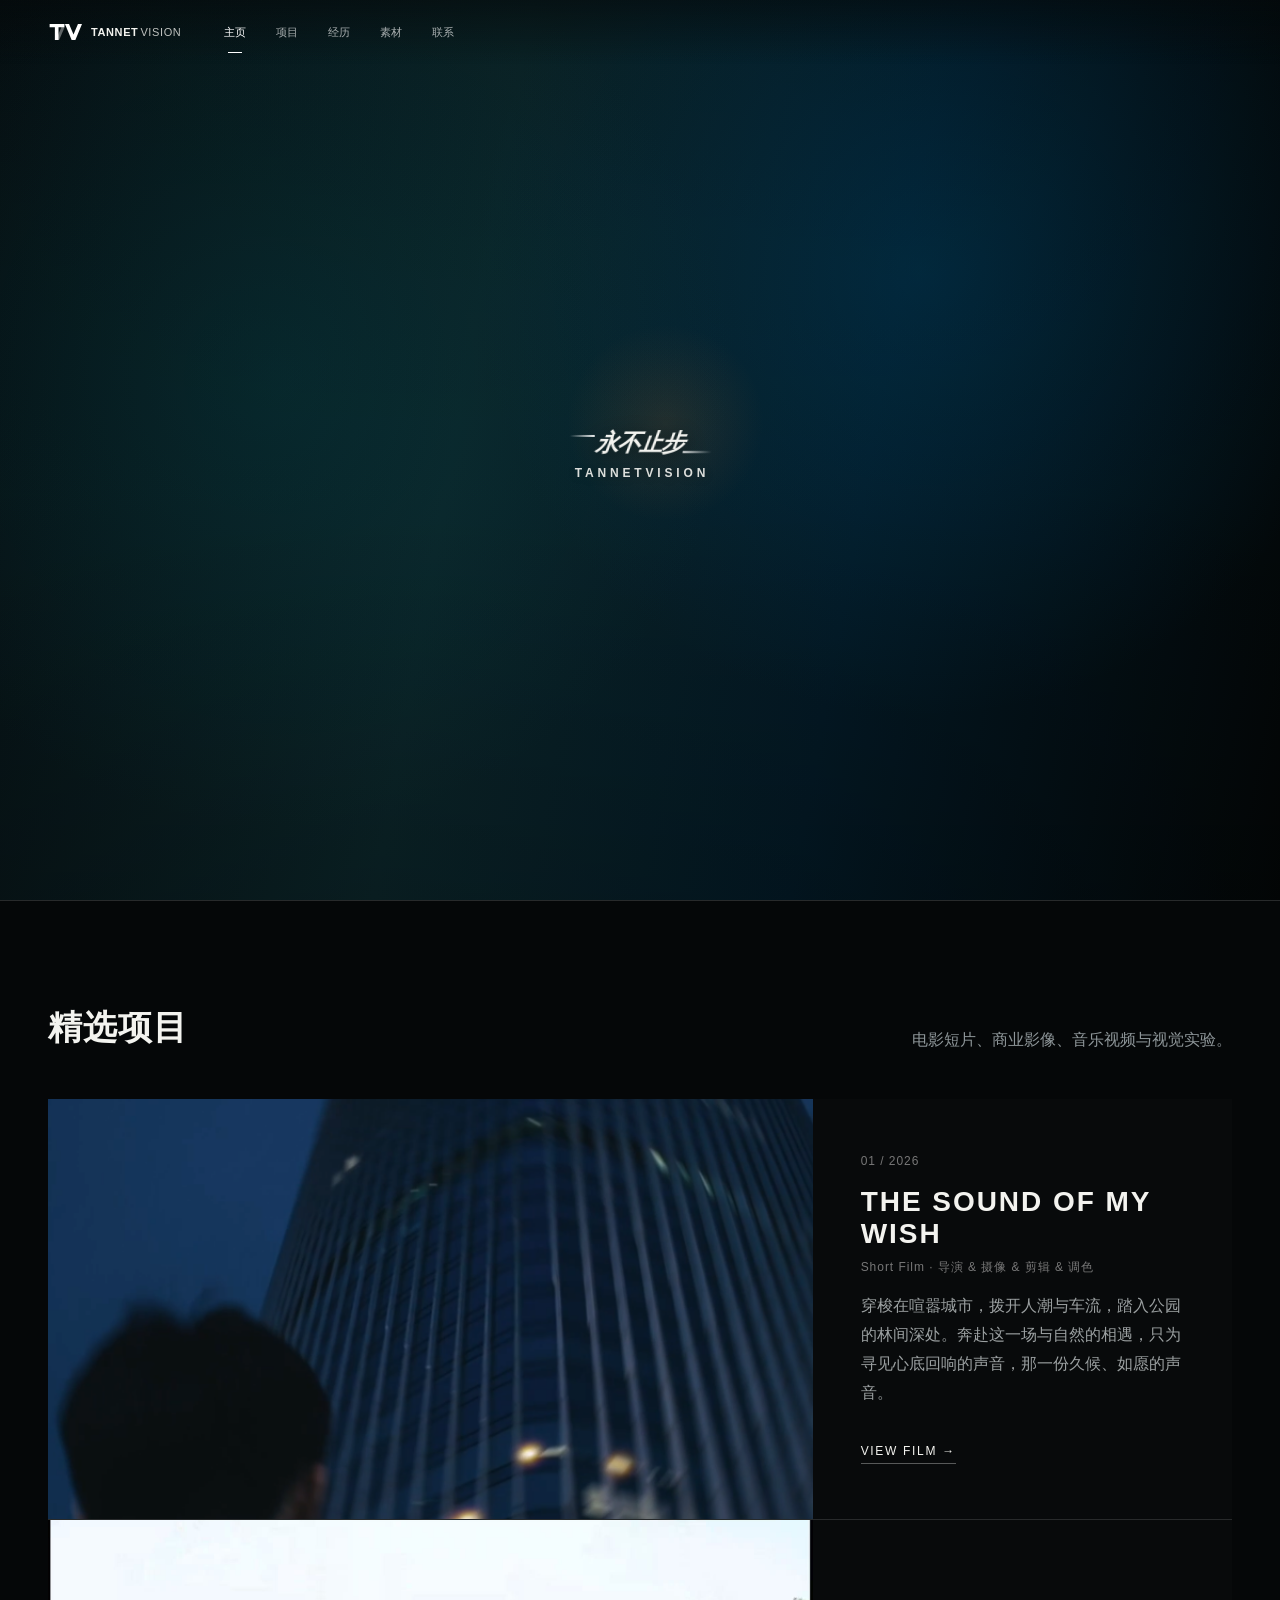
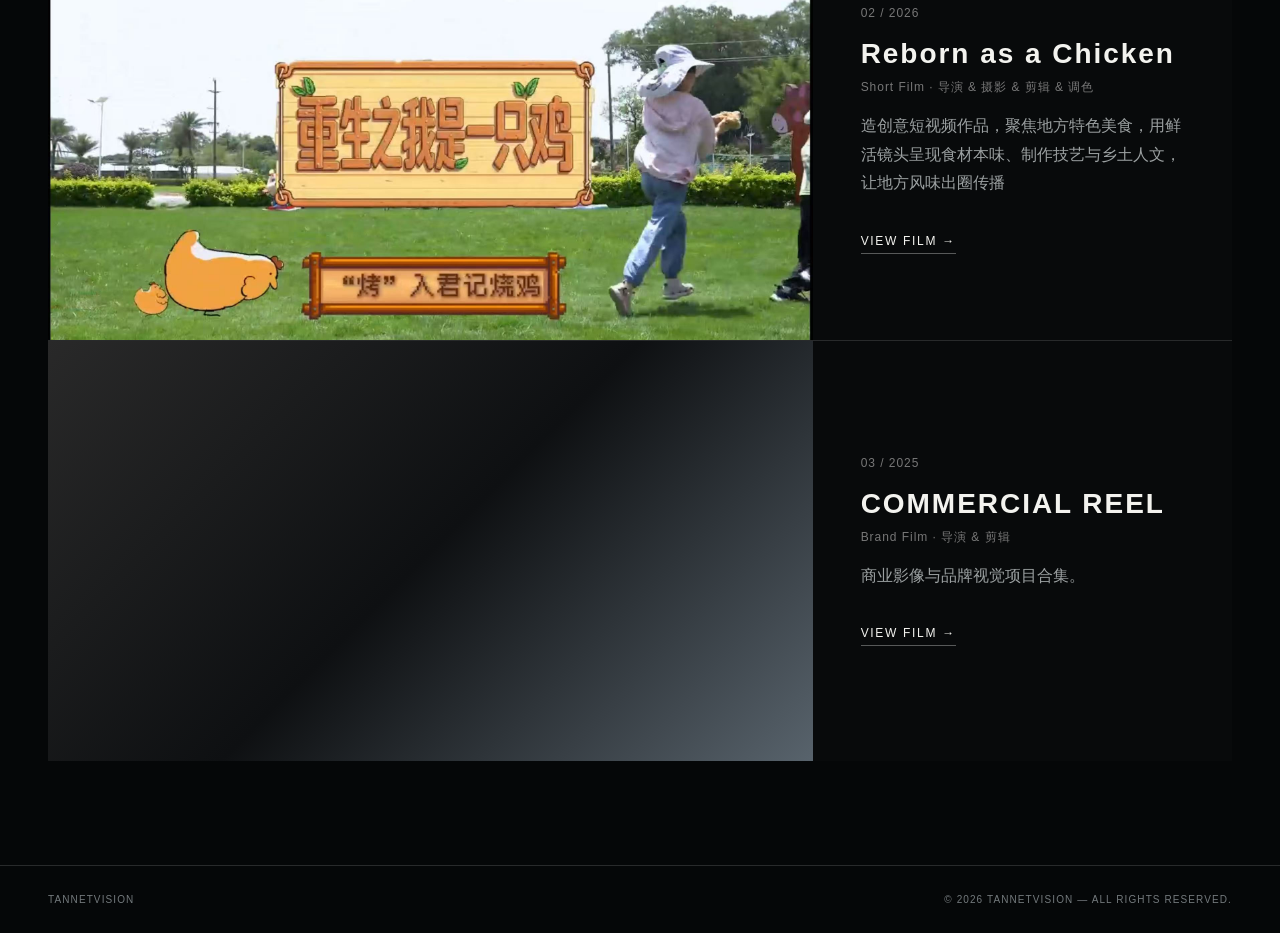
<file: index.html>
<!doctype html>
<html lang="zh-CN">
<head>
  <meta charset="utf-8">
  <meta name="viewport" content="width=device-width,initial-scale=1">
  <title>TANNETVISION — Video Creator Portfolio</title>
  <link rel="stylesheet" href="css/styles.css">
</head>
<body class="home-page">
  <header class="nav home-nav">
    <div class="nav-inner">
      <a class="brand" href="index.html" aria-label="TANNETVISION 首页"><span class="brand-mark" aria-hidden="true"><svg viewBox="0 0 42 28" role="img"><path class="mark-t" d="M2 4H20V8H13V24H8.5V8H2Z"/><path class="mark-v" d="M21 4H26L31.5 17.2L37 4H42L33.8 24H29.2Z"/><path class="mark-cut" d="M18.2 4H22.2L13.8 24H9.8Z"/></svg></span><span class="brand-word"><strong>TANNET</strong><em>VISION</em></span></a>
      <nav class="nav-links">
        <a class="active" href="index.html">主页</a><a href="projects.html">项目</a><a href="experience.html">经历</a><a href="assets.html">素材</a><a href="contact.html">联系</a>
      </nav>
    </div>
  </header>

  <section class="hero hero-reference">
    <div class="hero-media hero-video-shell" aria-hidden="true">
      <video id="heroVideo" class="hero-video" autoplay muted loop playsinline preload="metadata"></video>
      <div class="hero-fallback"></div>
    </div>
    <div class="hero-shade"></div>
    <div class="hero-center">
      <p class="hero-motto"><span id="heroMotto">永不止步</span></p>
      <h1 id="heroName">TANNETVISION</h1>
    </div>
  </section>

  <section class="section home-films">
    <div class="container">
      <div class="section-title compact-title"><h2>精选项目</h2><p>电影短片、商业影像、音乐视频与视觉实验。</p></div>
      <div class="film-list" id="featuredProjects"></div>
    </div>
  </section>

  <footer class="footer"><div class="container"><span>TANNETVISION</span><span data-copyright></span></div></footer>
  <script src="js/app.js"></script>
</body>
</html>
</file>
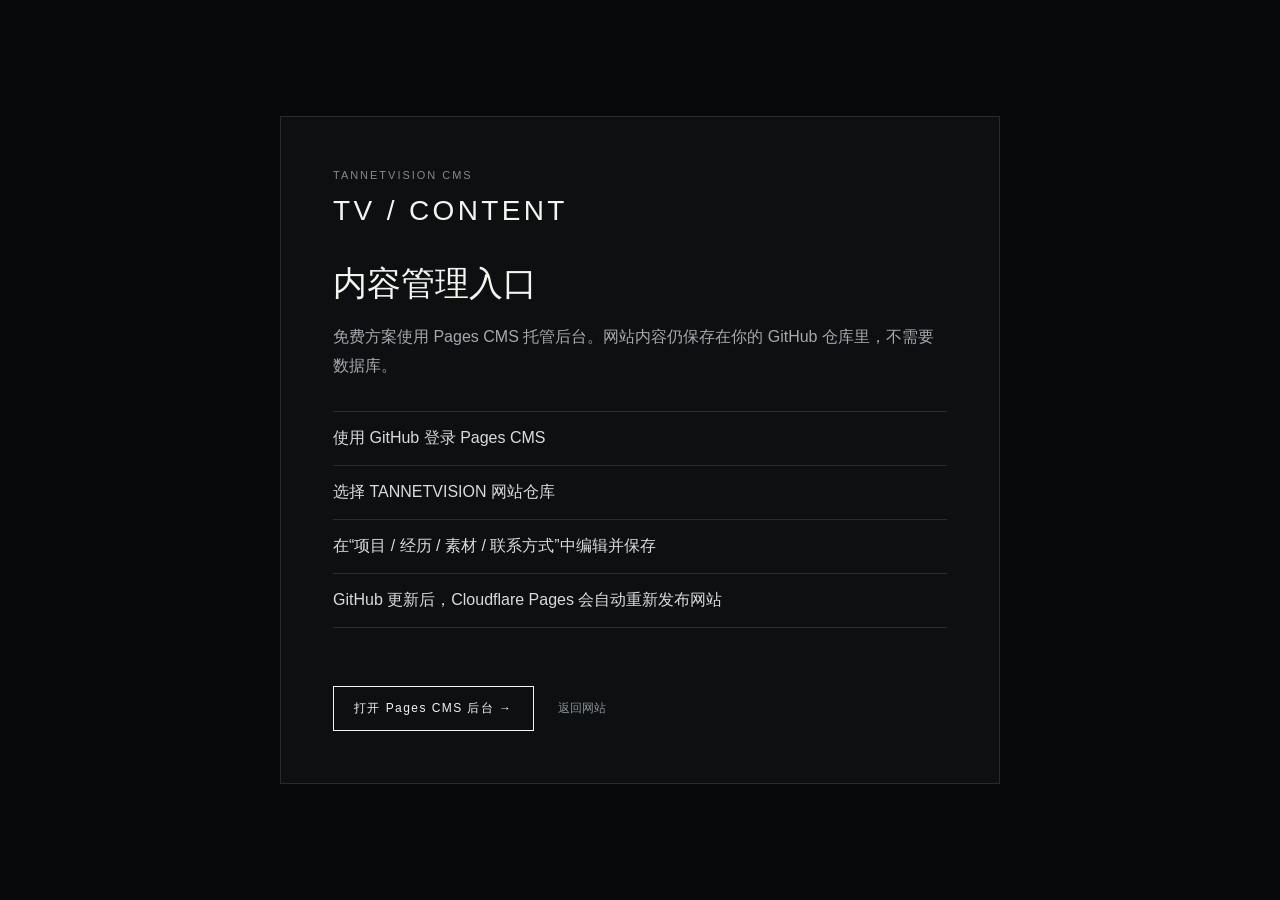
<file: admin/index.html>
<!doctype html>
<html lang="zh-CN">
<head>
  <meta charset="utf-8">
  <meta name="viewport" content="width=device-width,initial-scale=1">
  <title>TANNETVISION — 内容后台</title>
  <style>
    *{box-sizing:border-box}body{margin:0;background:#08090a;color:#f4f4f1;font-family:Arial,"PingFang SC","Microsoft YaHei",sans-serif;min-height:100vh;display:grid;place-items:center;padding:24px}.panel{width:min(720px,100%);border:1px solid #282b2f;background:#0d0f11;padding:52px}.eyebrow{font-size:11px;letter-spacing:.18em;color:#858a90;text-transform:uppercase}.brand{font-size:28px;letter-spacing:.12em;margin:14px 0 34px}.panel h1{font-size:34px;font-weight:500;margin:0 0 14px}.panel p{color:#a5a8ac;line-height:1.8}.steps{margin:30px 0;padding:0;list-style:none;border-top:1px solid #282b2f}.steps li{padding:16px 0;border-bottom:1px solid #282b2f;color:#d9dbdd}.button{display:inline-flex;margin-top:28px;padding:13px 20px;border:1px solid #f4f4f1;color:#f4f4f1;text-decoration:none;font-size:12px;letter-spacing:.12em}.back{display:inline-block;margin-left:20px;color:#8b9095;text-decoration:none;font-size:12px}@media(max-width:600px){.panel{padding:30px 24px}.panel h1{font-size:28px}.back{display:block;margin:18px 0 0}}
  </style>
</head>
<body>
  <main class="panel">
    <div class="eyebrow">TANNETVISION CMS</div>
    <div class="brand">TV / CONTENT</div>
    <h1>内容管理入口</h1>
    <p>免费方案使用 Pages CMS 托管后台。网站内容仍保存在你的 GitHub 仓库里，不需要数据库。</p>
    <ol class="steps">
      <li>使用 GitHub 登录 Pages CMS</li>
      <li>选择 TANNETVISION 网站仓库</li>
      <li>在“项目 / 经历 / 素材 / 联系方式”中编辑并保存</li>
      <li>GitHub 更新后，Cloudflare Pages 会自动重新发布网站</li>
    </ol>
    <a class="button" href="https://app.pagescms.org/" target="_blank" rel="noopener">打开 Pages CMS 后台 →</a>
    <a class="back" href="../index.html">返回网站</a>
  </main>
</body>
</html>
</file>
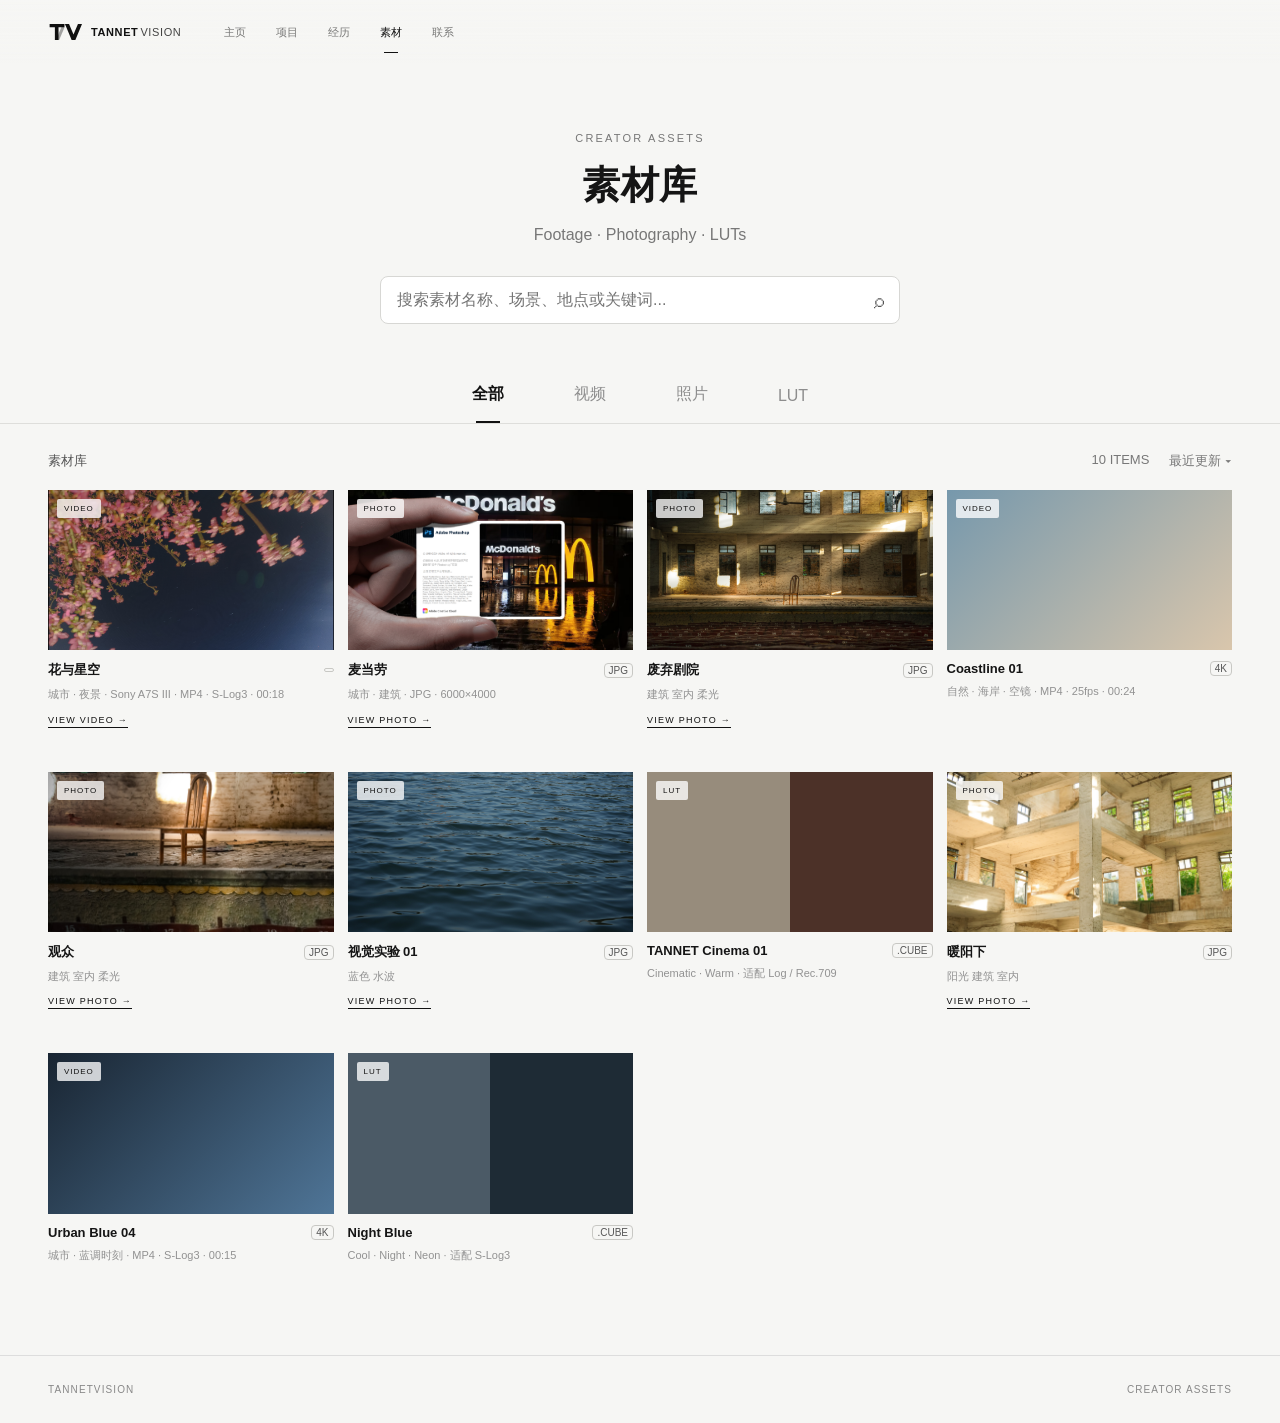
<file: assets.html>
<!doctype html>
<html lang="zh-CN"><head><meta charset="utf-8"><meta name="viewport" content="width=device-width,initial-scale=1"><title>素材 — TANNETVISION</title><link rel="stylesheet" href="css/styles.css"></head>
<body class="assets-page">
<header class="nav"><div class="nav-inner"><a class="brand" href="index.html" aria-label="TANNETVISION 首页"><span class="brand-mark" aria-hidden="true"><svg viewBox="0 0 42 28"><path class="mark-t" d="M2 4H20V8H13V24H8.5V8H2Z"/><path class="mark-v" d="M21 4H26L31.5 17.2L37 4H42L33.8 24H29.2Z"/><path class="mark-cut" d="M18.2 4H22.2L13.8 24H9.8Z"/></svg></span><span class="brand-word"><strong>TANNET</strong><em>VISION</em></span></a><nav class="nav-links"><a href="index.html">主页</a><a href="projects.html">项目</a><a href="experience.html">经历</a><a class="active" href="assets.html">素材</a><a href="contact.html">联系</a></nav></div></header>
<section class="page-hero"><div class="container" style="text-align:center"><div class="eyebrow" style="color:#777">Creator Assets</div><h1>素材库</h1><p style="margin:10px auto 0;color:#777">Footage · Photography · LUTs</p><div class="asset-search"><input id="assetSearch" placeholder="搜索素材名称、场景、地点或关键词..."><span>⌕</span></div></div></section>
<div class="asset-tabs" id="assetTabs"><button class="active" data-filter="all">全部</button><button data-filter="video">视频</button><button data-filter="photo">照片</button><button data-filter="lut">LUT</button></div>
<section><div class="container"><div class="asset-toolbar"><span>素材库</span><div class="asset-toolbar-right"><span id="assetResultCount"></span><span>最近更新 ▾</span></div></div><div class="asset-grid" id="assetsGrid"></div></div></section>
<footer class="footer"><div class="container"><span>TANNETVISION</span><span>CREATOR ASSETS</span></div></footer>
<script src="js/app.js"></script>
</body></html>
</file>
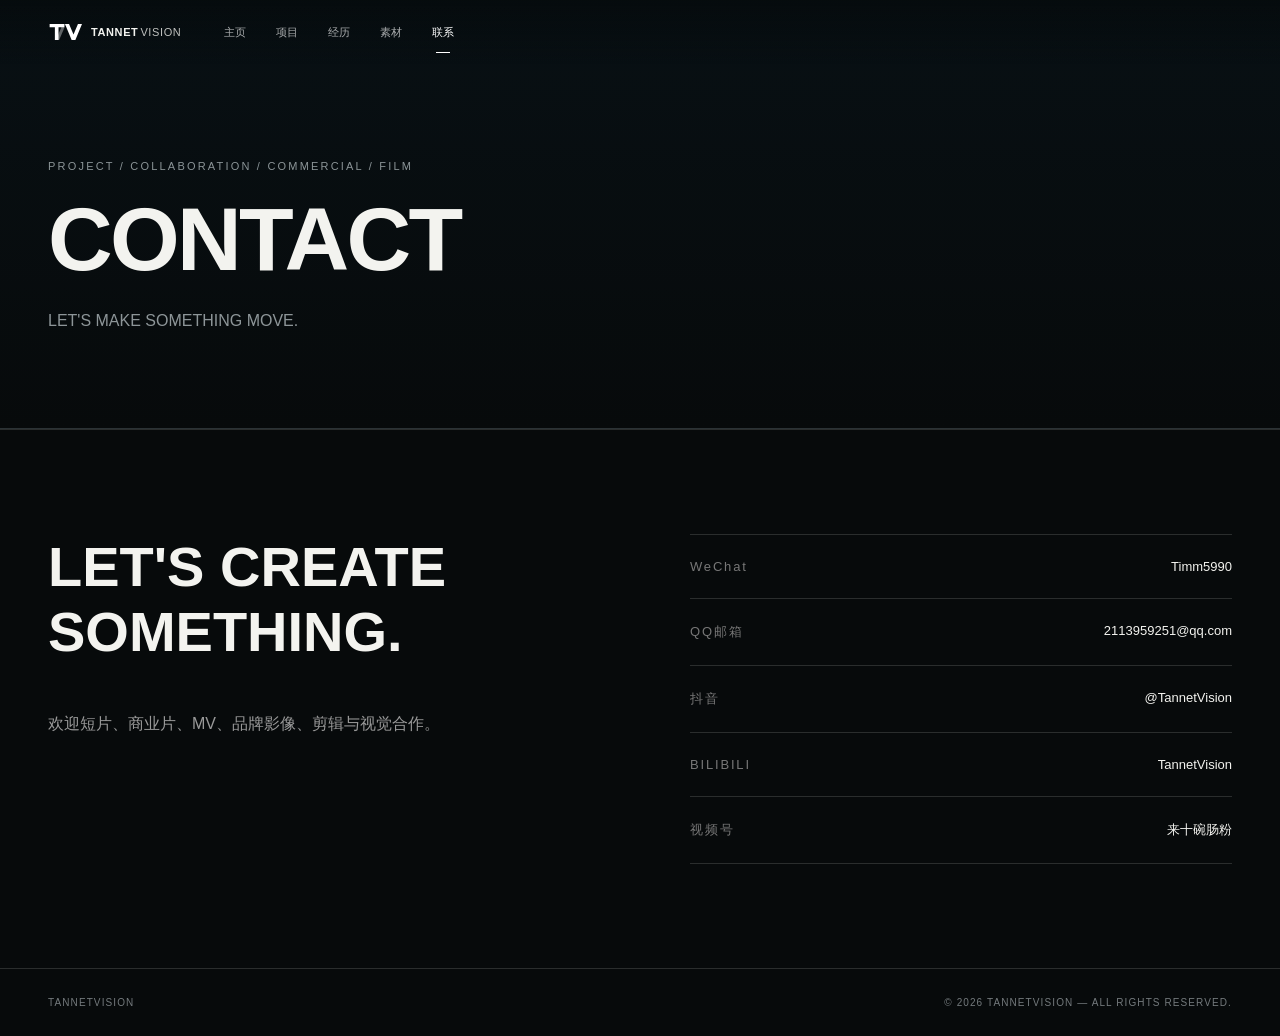
<file: contact.html>
<!doctype html>
<html lang="zh-CN"><head><meta charset="utf-8"><meta name="viewport" content="width=device-width,initial-scale=1"><title>联系 — TANNETVISION</title><link rel="stylesheet" href="css/styles.css"></head>
<body>
<header class="nav"><div class="nav-inner"><a class="brand" href="index.html" aria-label="TANNETVISION 首页"><span class="brand-mark" aria-hidden="true"><svg viewBox="0 0 42 28"><path class="mark-t" d="M2 4H20V8H13V24H8.5V8H2Z"/><path class="mark-v" d="M21 4H26L31.5 17.2L37 4H42L33.8 24H29.2Z"/><path class="mark-cut" d="M18.2 4H22.2L13.8 24H9.8Z"/></svg></span><span class="brand-word"><strong>TANNET</strong><em>VISION</em></span></a><nav class="nav-links"><a href="index.html">主页</a><a href="projects.html">项目</a><a href="experience.html">经历</a><a href="assets.html">素材</a><a class="active" href="contact.html">联系</a></nav></div></header>
<section class="page-hero"><div class="container"><div class="eyebrow">Project / Collaboration / Commercial / Film</div><h1>CONTACT</h1><p>LET'S MAKE SOMETHING MOVE.</p></div></section>
<section class="section"><div class="container contact-grid"><div><h2 style="font-size:56px;margin-top:0">LET'S CREATE<br>SOMETHING.</h2><p style="color:#999;line-height:1.8">欢迎短片、商业片、MV、品牌影像、剪辑与视觉合作。</p></div><div class="contact-list" id="contactList"></div></div></section>
<footer class="footer"><div class="container"><span>TANNETVISION</span><span data-copyright></span></div></footer>
<script src="js/app.js"></script>
</body></html>
</file>
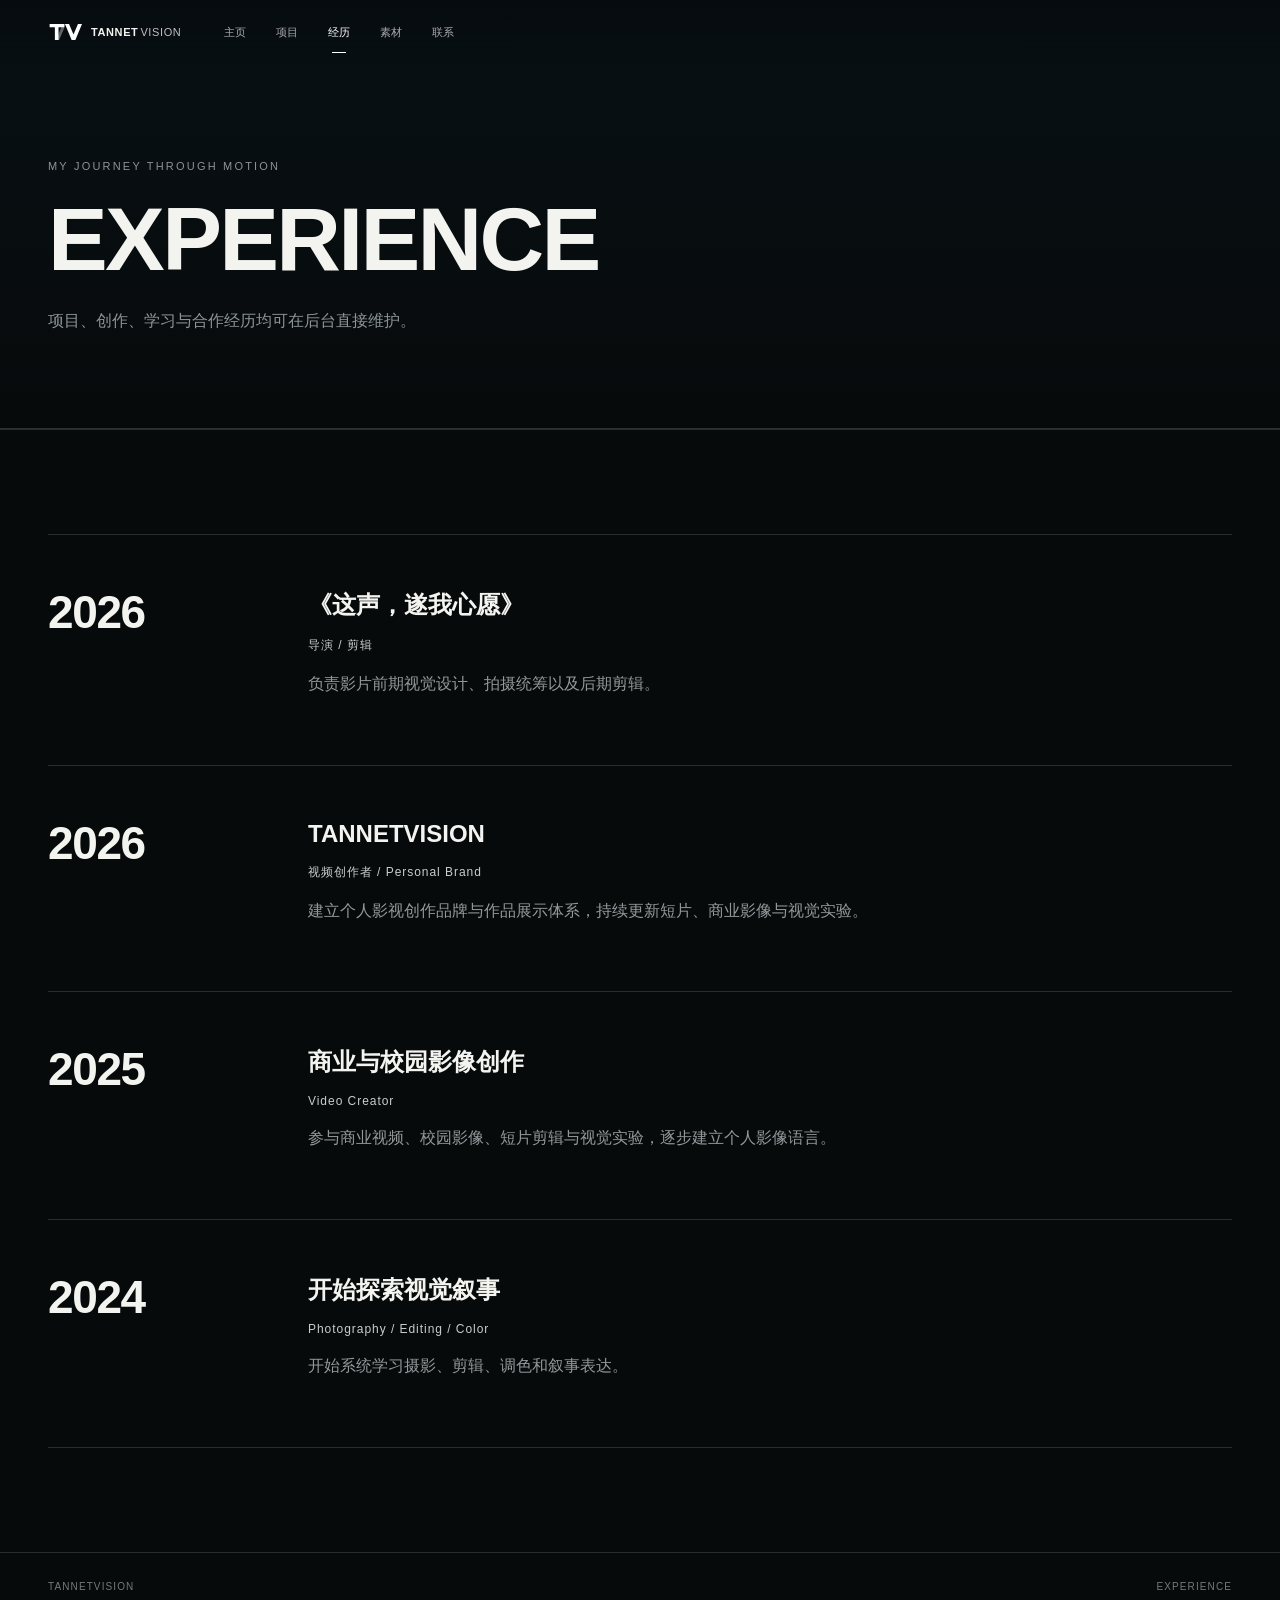
<file: experience.html>
<!doctype html>
<html lang="zh-CN"><head><meta charset="utf-8"><meta name="viewport" content="width=device-width,initial-scale=1"><title>经历 — TANNETVISION</title><link rel="stylesheet" href="css/styles.css"></head>
<body>
<header class="nav"><div class="nav-inner"><a class="brand" href="index.html" aria-label="TANNETVISION 首页"><span class="brand-mark" aria-hidden="true"><svg viewBox="0 0 42 28"><path class="mark-t" d="M2 4H20V8H13V24H8.5V8H2Z"/><path class="mark-v" d="M21 4H26L31.5 17.2L37 4H42L33.8 24H29.2Z"/><path class="mark-cut" d="M18.2 4H22.2L13.8 24H9.8Z"/></svg></span><span class="brand-word"><strong>TANNET</strong><em>VISION</em></span></a><nav class="nav-links"><a href="index.html">主页</a><a href="projects.html">项目</a><a class="active" href="experience.html">经历</a><a href="assets.html">素材</a><a href="contact.html">联系</a></nav></div></header>
<section class="page-hero"><div class="container"><div class="eyebrow">My Journey Through Motion</div><h1>EXPERIENCE</h1><p>项目、创作、学习与合作经历均可在后台直接维护。</p></div></section>
<section class="section"><div class="container timeline" id="experienceList"></div></section>
<footer class="footer"><div class="container"><span>TANNETVISION</span><span>EXPERIENCE</span></div></footer>
<script src="js/app.js"></script>
</body></html>
</file>
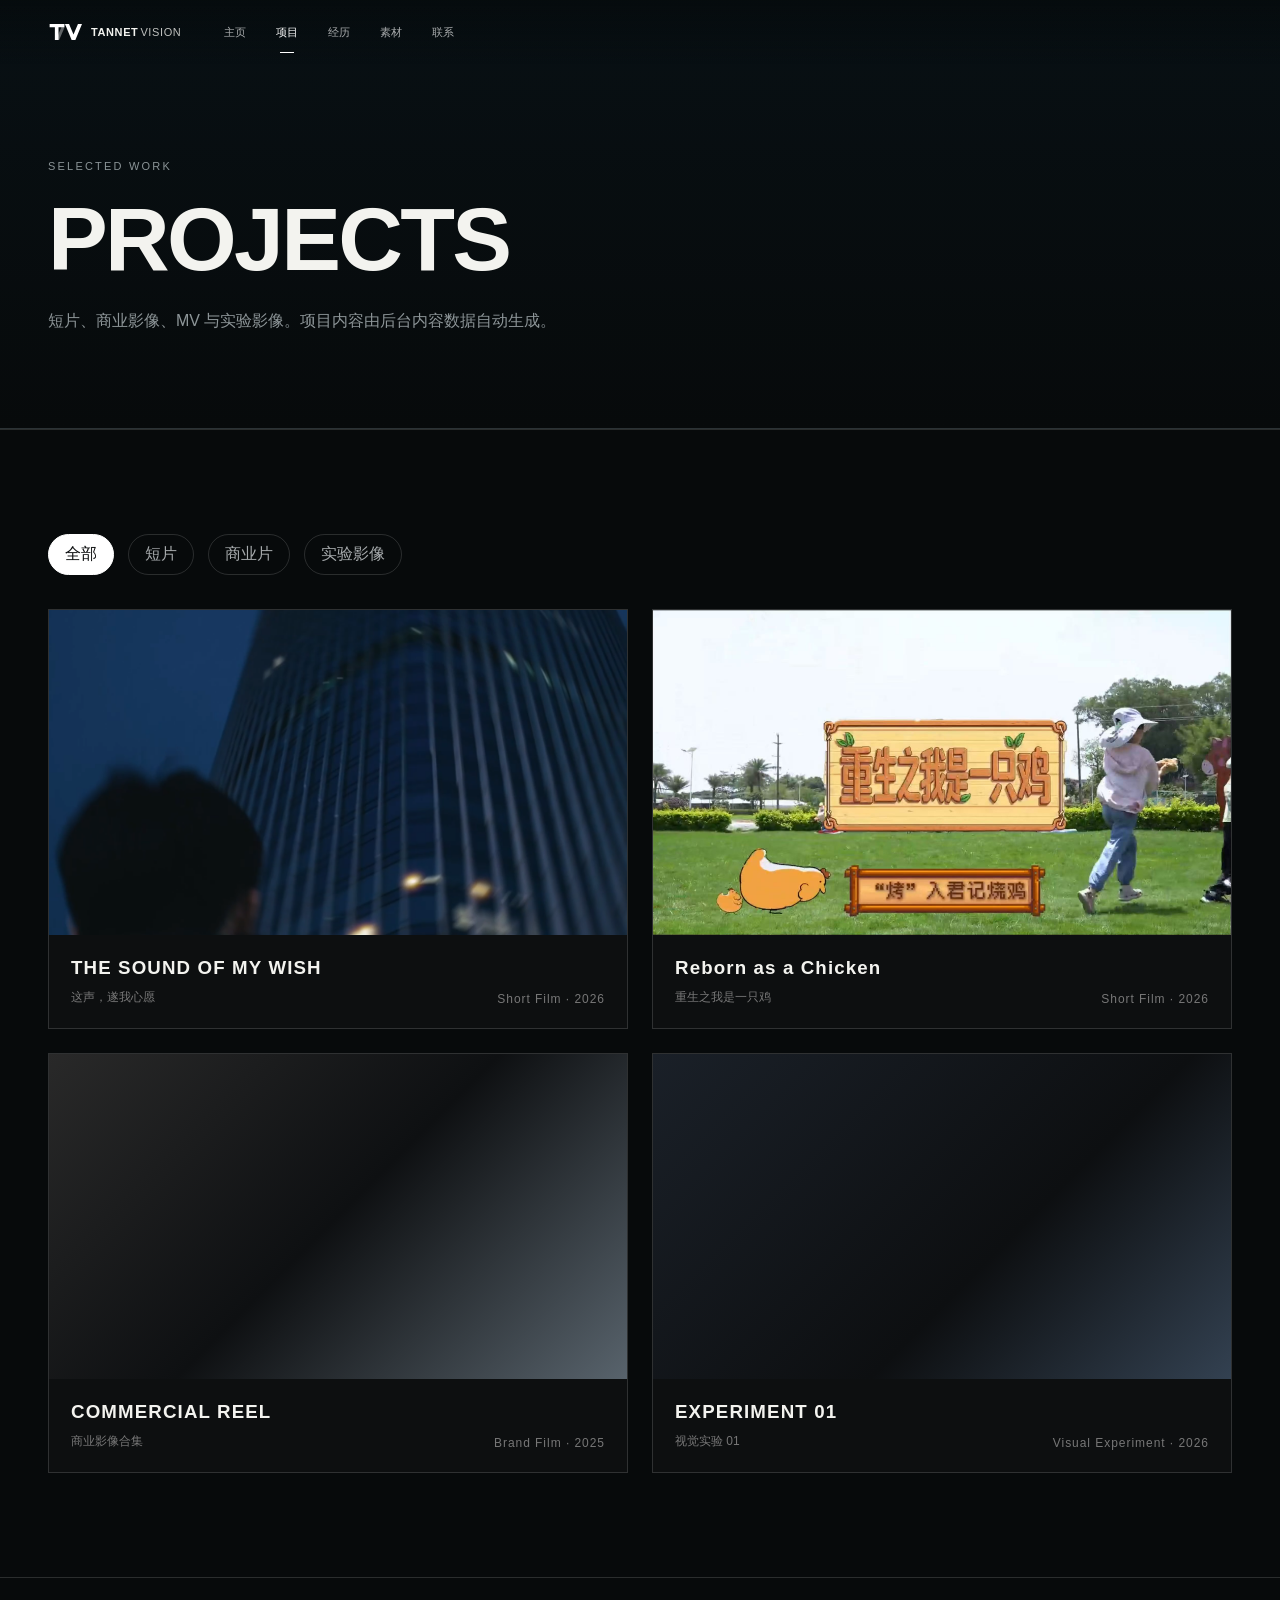
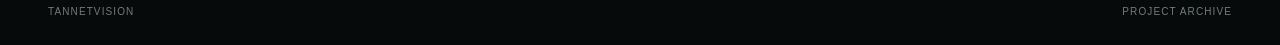
<file: projects.html>
<!doctype html>
<html lang="zh-CN">
<head><meta charset="utf-8"><meta name="viewport" content="width=device-width,initial-scale=1"><title>项目 — TANNETVISION</title><link rel="stylesheet" href="css/styles.css"></head>
<body>
<header class="nav"><div class="nav-inner"><a class="brand" href="index.html" aria-label="TANNETVISION 首页"><span class="brand-mark" aria-hidden="true"><svg viewBox="0 0 42 28"><path class="mark-t" d="M2 4H20V8H13V24H8.5V8H2Z"/><path class="mark-v" d="M21 4H26L31.5 17.2L37 4H42L33.8 24H29.2Z"/><path class="mark-cut" d="M18.2 4H22.2L13.8 24H9.8Z"/></svg></span><span class="brand-word"><strong>TANNET</strong><em>VISION</em></span></a><nav class="nav-links"><a href="index.html">主页</a><a class="active" href="projects.html">项目</a><a href="experience.html">经历</a><a href="assets.html">素材</a><a href="contact.html">联系</a></nav></div></header>
<section class="page-hero"><div class="container"><div class="eyebrow">Selected Work</div><h1>PROJECTS</h1><p>短片、商业影像、MV 与实验影像。项目内容由后台内容数据自动生成。</p></div></section>
<section class="section"><div class="container"><div class="filters" id="projectFilters"></div><div class="projects-grid" id="projectsGrid"></div></div></section>
<footer class="footer"><div class="container"><span>TANNETVISION</span><span>PROJECT ARCHIVE</span></div></footer>
<script src="js/app.js"></script>
</body></html>
</file>
<file: css/styles.css>
:root{
  --bg:#070a0b;
  --bg-soft:#0d1113;
  --text:#f3f3ef;
  --muted:#8e9699;
  --line:rgba(255,255,255,.14);
  --accent:#dfe9ed;
  --max:1320px;
}
*{box-sizing:border-box}
html{scroll-behavior:smooth}
body{margin:0;background:var(--bg);color:var(--text);font-family:Inter,"Helvetica Neue",Arial,"PingFang SC","Microsoft YaHei",sans-serif;-webkit-font-smoothing:antialiased}
a{color:inherit;text-decoration:none}
button,input{font:inherit}
.container{width:min(var(--max),calc(100% - 96px));margin:0 auto}

/* Shared top navigation: exactly the same location on every page */
.nav{position:fixed;z-index:1000;top:0;left:0;width:100%;height:64px;background:linear-gradient(to bottom,rgba(4,8,9,.56),rgba(4,8,9,0));pointer-events:none}
.nav-inner{height:64px;display:flex;align-items:center;justify-content:flex-start;gap:50px;padding:0 0 0 42px;margin:0;width:max-content;pointer-events:auto}
.brand{font-size:13px;font-weight:700;letter-spacing:.17em;white-space:nowrap}
.nav-links{display:flex;align-items:center;gap:30px;height:100%}
.nav-links a{position:relative;display:flex;align-items:center;height:100%;font-size:11px;font-weight:500;color:rgba(255,255,255,.66);white-space:nowrap;transition:color .2s ease}
.nav-links a:hover,.nav-links a.active{color:#fff}
.nav-links a.active::after{content:"";position:absolute;left:50%;bottom:11px;width:14px;height:1px;background:#fff;transform:translateX(-50%)}

/* Homepage */
.home-page{background:#050708}
.hero{position:relative;min-height:100vh;overflow:hidden}
.hero-reference{height:100vh}
.hero-media,.hero-video,.hero-fallback,.hero-shade{position:absolute;inset:0;width:100%;height:100%}
.hero-video{object-fit:cover;z-index:1}
.hero-fallback{z-index:0;background:
  radial-gradient(circle at 52% 47%,rgba(157,95,44,.19),transparent 12%),
  radial-gradient(circle at 22% 42%,rgba(0,79,88,.24),transparent 40%),
  radial-gradient(circle at 72% 30%,rgba(0,80,122,.32),transparent 40%),
  linear-gradient(100deg,#061013 0%,#0b2428 37%,#031925 66%,#030606 100%)}
.hero-video-shell:has(video:not([src])) .hero-fallback{display:block}
.hero-shade{z-index:2;background:linear-gradient(to bottom,rgba(0,0,0,.10),rgba(0,0,0,.02) 55%,rgba(0,0,0,.20))}
.hero-center{position:absolute;z-index:3;left:50%;top:50%;transform:translate(-50%,-50%);text-align:center;white-space:nowrap}
/* Requested: swap hierarchy + about 1/2 of the previous overall size */
.hero-motto{margin:0 0 9px;font-size:28px;line-height:1.1;font-weight:800;letter-spacing:.10em;text-shadow:0 2px 16px rgba(0,0,0,.22)}
.hero-center h1{margin:0;font-size:18px;line-height:1;font-weight:700;letter-spacing:.14em;text-shadow:0 2px 16px rgba(0,0,0,.2)}

.section{padding:104px 0;border-top:1px solid var(--line)}
.section-title{display:flex;justify-content:space-between;align-items:flex-end;gap:40px;margin-bottom:48px}
.section-title h2{margin:0;font-size:42px;letter-spacing:.03em}
.section-title p{margin:0;color:var(--muted)}
.compact-title h2{font-size:34px}
.film-list{display:grid;gap:1px;background:var(--line)}
.film-card{display:grid;grid-template-columns:minmax(0,1.55fr) minmax(340px,.85fr);background:#080a0b;min-height:420px}
.film-thumb{background:linear-gradient(135deg,#15262c,#40271f 48%,#8d765e);min-height:420px}
.film-thumb.alt{background:linear-gradient(135deg,#07141c,#0e4b66 48%,#8b4a31)}
.film-thumb.alt2{background:linear-gradient(135deg,#292929,#0e1012 50%,#58636c)}
.film-info{padding:48px;display:flex;flex-direction:column;justify-content:center}
.num,.meta{font-size:12px;color:#777;letter-spacing:.08em}
.film-info h3{font-size:28px;letter-spacing:.07em;margin:18px 0 9px}
.desc{color:#9ba0a1;line-height:1.8;max-width:430px}
.link{margin-top:20px;font-size:12px;letter-spacing:.14em;border-bottom:1px solid rgba(255,255,255,.32);width:max-content;padding-bottom:5px}

/* Interior pages */
.page-hero{padding:160px 0 76px;border-bottom:1px solid var(--line);background:linear-gradient(180deg,#081014,#070a0b)}
.page-hero .eyebrow{text-transform:uppercase;font-size:11px;letter-spacing:.2em;color:#8b9497;margin-bottom:16px}
.page-hero h1{margin:0;font-size:clamp(50px,7vw,104px);letter-spacing:-.03em}
.page-hero p{max-width:720px;color:#8d9598;line-height:1.8}
.filters{display:flex;gap:14px;margin-bottom:34px;flex-wrap:wrap}
.filters button{border:1px solid var(--line);background:transparent;color:#a7abad;padding:9px 16px;border-radius:999px;cursor:pointer}
.filters button.active,.filters button:hover{background:#fff;color:#090b0c;border-color:#fff}
.projects-grid{display:grid;grid-template-columns:repeat(2,1fr);gap:24px}
.project-tile{background:#0d0f10;border:1px solid var(--line)}
.project-image{aspect-ratio:16/9;background:linear-gradient(135deg,#6c4d44,#1b1d20 50%,#40566d)}
.project-body{padding:22px}
.project-body h3{margin:0 0 10px;letter-spacing:.06em}
.timeline{border-top:1px solid var(--line)}
.timeline-item{display:grid;grid-template-columns:220px 1fr;gap:40px;padding:50px 0;border-bottom:1px solid var(--line)}
.timeline-year{font-size:46px;font-weight:700;letter-spacing:-.03em}
.timeline-content h3{font-size:24px;margin:4px 0 16px}
.timeline-content p{color:#92999c;line-height:1.8;max-width:760px}
.contact-grid{display:grid;grid-template-columns:1fr 1fr;gap:100px}
.contact-list{border-top:1px solid var(--line)}
.contact-row{display:flex;justify-content:space-between;gap:24px;padding:24px 0;border-bottom:1px solid var(--line);font-size:13px}
.contact-row span:first-child{color:#777;letter-spacing:.14em}

/* Asset library */
.assets-page{background:#f6f6f4;color:#151515}
.assets-page .nav{background:linear-gradient(to bottom,rgba(246,246,244,.95),rgba(246,246,244,.55),rgba(246,246,244,0))}
.assets-page .brand{color:#111}
.assets-page .nav-links a{color:rgba(0,0,0,.52)}
.assets-page .nav-links a:hover,.assets-page .nav-links a.active{color:#111}
.assets-page .nav-links a.active::after{background:#111}
.assets-page .page-hero{padding:132px 0 36px;background:#f6f6f4;border-bottom:0}
.assets-page .page-hero h1{font-size:38px;letter-spacing:.01em}
.asset-search{position:relative;width:min(520px,100%);margin:26px auto 0}
.asset-search input{width:100%;height:48px;border:1px solid #d7d7d4;border-radius:8px;background:white;padding:0 48px 0 16px;outline:none}
.asset-search span{position:absolute;right:16px;top:50%;transform:translateY(-50%);font-size:20px;color:#555}
.asset-tabs{height:64px;display:flex;justify-content:center;align-items:flex-end;gap:62px;border-bottom:1px solid #dededb;background:#f6f6f4;position:sticky;top:64px;z-index:30}
.asset-tabs button{position:relative;border:0;background:none;padding:0 4px 18px;color:#8d8d8d;cursor:pointer}
.asset-tabs button.active{color:#111;font-weight:600}
.asset-tabs button.active:after{content:"";position:absolute;left:50%;bottom:0;width:24px;height:2px;background:#111;transform:translateX(-50%)}
.assets-page section:not(.page-hero){background:#f6f6f4}
.asset-toolbar{display:flex;justify-content:space-between;padding:28px 0 20px;font-size:13px;color:#555}
.asset-grid{display:grid;grid-template-columns:repeat(4,minmax(0,1fr));gap:44px 14px;padding-bottom:90px}
.asset-card{min-width:0}
.asset-cover{aspect-ratio:16/9;background:#ddd;overflow:hidden;transition:transform .24s ease,filter .24s ease}
.asset-card:hover .asset-cover{transform:translateY(-2px);filter:brightness(1.02)}
.asset-cover.video{background:linear-gradient(135deg,#183f5b,#df9d55 55%,#1e2630)}
.asset-cover.photo{background:linear-gradient(135deg,#62a9d1,#f3c76f 55%,#cb7965)}
.asset-cover.lut{background:linear-gradient(90deg,#978c7c 50%,#4c3128 50%)}
.asset-title{display:flex;align-items:center;justify-content:space-between;gap:8px;margin-top:11px;font-size:13px;font-weight:650}
.badge{font-size:10px;border:1px solid #c8c8c4;border-radius:4px;padding:1px 4px;color:#555;font-weight:500}
.asset-meta{margin-top:6px;font-size:11px;line-height:1.75;color:#929292}
.assets-page .footer{border-color:#ddd;color:#888;background:#f6f6f4}

.footer{padding:28px 0;border-top:1px solid var(--line);color:#747a7d;font-size:10px;letter-spacing:.11em}
.footer .container{display:flex;justify-content:space-between;gap:20px}

@media (max-width:900px){
  .container{width:min(100% - 40px,var(--max))}
  .nav-inner{padding-left:20px;gap:24px}
  .nav-links{gap:16px}
  .brand{font-size:11px}
  .nav-links a{font-size:10px}
  .hero-motto{font-size:23px}
  .hero-center h1{font-size:14px}
  .film-card{grid-template-columns:1fr}.film-info{padding:28px}.film-thumb{min-height:280px}
  .projects-grid{grid-template-columns:1fr}
  .timeline-item{grid-template-columns:1fr;gap:12px}
  .contact-grid{grid-template-columns:1fr;gap:46px}
  .asset-grid{grid-template-columns:repeat(2,1fr)}
  .asset-tabs{gap:32px}
}
@media (max-width:560px){
  .nav{height:58px}
  .nav-inner{height:58px;gap:18px;overflow-x:auto;padding-right:18px;max-width:100vw}
  .nav-links{gap:14px}
  .brand{font-size:10px}
  .nav-links a{font-size:9px}
  .nav-links a.active::after{bottom:8px}
  .hero-motto{font-size:19px;margin-bottom:7px}
  .hero-center h1{font-size:11px}
  .page-hero{padding-top:120px}
  .asset-tabs{top:58px;gap:24px}
  .asset-grid{grid-template-columns:1fr}
  .footer .container{flex-direction:column}
}

/* v4: original angular T/V creator mark + stronger cinematic title */
.brand{
  display:inline-flex;
  align-items:center;
  gap:9px;
  min-height:32px;
  letter-spacing:0;
  font-size:inherit;
  font-weight:inherit;
}
.brand-mark{
  width:34px;
  height:24px;
  display:grid;
  place-items:center;
  flex:0 0 auto;
  color:#fff;
}
.brand-mark svg{display:block;width:100%;height:100%;overflow:visible}
.brand-mark .mark-t,.brand-mark .mark-v{fill:currentColor}
.brand-mark .mark-cut{fill:rgba(255,255,255,.36)}
.brand-word{display:flex;align-items:baseline;white-space:nowrap;line-height:1}
.brand-word strong,.brand-word em{font-style:normal;font-size:11px;font-weight:800;letter-spacing:.055em}
.brand-word em{font-weight:500;opacity:.78;margin-left:2px}

/* Same brand/nav anchor point on every page. */
.nav-inner{padding-left:48px;gap:43px}

/* Homepage title: one step larger, still compact and film-title-like. */
.hero-center{top:50.5%}
.hero-motto{
  margin:0 0 12px;
  line-height:1;
  position:relative;
  display:inline-block;
  font-size:24px;
  font-weight:950;
  letter-spacing:-.045em;
  font-style:italic;
  font-family:"Arial Black","Helvetica Neue","PingFang SC","Microsoft YaHei",sans-serif;
  transform:skewX(-8deg) scaleX(.96);
  filter:drop-shadow(0 3px 12px rgba(0,0,0,.36));
}
.hero-motto span{position:relative;z-index:2;display:inline-block;padding:0 6px}
.hero-motto::before,.hero-motto::after{
  content:"";
  position:absolute;
  z-index:1;
  height:2px;
  transform:skewX(8deg);
}
.hero-motto::before{
  left:-22px;top:4px;width:26px;
  background:linear-gradient(90deg,transparent,rgba(255,255,255,.95));
}
.hero-motto::after{
  right:-24px;bottom:2px;width:30px;
  background:linear-gradient(90deg,rgba(255,255,255,.95),transparent);
}
.hero-center h1{
  margin:0;
  font-size:12px;
  line-height:1;
  font-weight:700;
  letter-spacing:.32em;
  opacity:.9;
  text-shadow:0 2px 12px rgba(0,0,0,.28);
  padding-left:.32em;
}

/* Light asset-library version of the same original mark. */
.assets-page .brand-mark{color:#111}
.assets-page .brand-mark .mark-cut{fill:rgba(0,0,0,.34)}
.assets-page .brand-word{color:#111}

@media (max-width:900px){
  .nav-inner{padding-left:24px;gap:30px}
  .brand-mark{width:31px;height:21px}
  .brand-word strong,.brand-word em{font-size:10px}
  .hero-motto{font-size:21px}
  .hero-center h1{font-size:10px}
}
@media (max-width:560px){
  .nav-inner{padding-left:16px;gap:18px}
  .brand-mark{width:28px;height:19px}
  .brand-word strong,.brand-word em{font-size:9px}
  .hero-motto{font-size:18px}
  .hero-center h1{font-size:9px;letter-spacing:.28em;padding-left:.28em}
}

/* =========================
   Data-driven components
   ========================= */
.generated-media{position:relative;overflow:hidden;background:var(--media-theme,linear-gradient(135deg,#15262c,#1b1d20 55%,#40566d))}
.generated-media>img{position:absolute;inset:0;width:100%;height:100%;object-fit:cover;z-index:1}
.film-thumb-link{position:relative;display:block;min-height:420px;overflow:hidden}
.film-thumb-link .film-thumb{position:absolute;inset:0;min-height:0;width:100%;height:100%}
.card-preview,.asset-preview{position:absolute;inset:0;width:100%;height:100%;object-fit:cover;z-index:2;opacity:0;transition:opacity .35s ease;background:#000}
.film-thumb-link:hover .card-preview,.project-image-wrap:hover .card-preview,.asset-card:hover .asset-preview{opacity:1}

.project-tile{display:block;transition:transform .28s ease,border-color .28s ease}
.project-tile:hover{transform:translateY(-3px);border-color:rgba(255,255,255,.28)}
.project-image-wrap{position:relative;overflow:hidden}
.project-image{width:100%;aspect-ratio:16/9}
.project-view{position:absolute;z-index:4;right:18px;bottom:18px;padding:8px 11px;border:1px solid rgba(255,255,255,.35);background:rgba(5,7,8,.4);backdrop-filter:blur(10px);font-size:9px;letter-spacing:.16em;opacity:0;transform:translateY(6px);transition:.25s ease}
.project-tile:hover .project-view{opacity:1;transform:none}
.project-body{display:flex;align-items:flex-end;justify-content:space-between;gap:24px}
.project-cn-title{margin:4px 0 0;color:#777;font-size:12px}
.experience-role{margin-bottom:14px;color:#c8cdcf;font-size:12px;letter-spacing:.08em}

.asset-cover{position:relative}
.asset-cover>img{position:absolute;inset:0;width:100%;height:100%;object-fit:cover;z-index:1}
.asset-kind{position:absolute;z-index:3;left:9px;top:9px;padding:5px 7px;background:rgba(255,255,255,.78);backdrop-filter:blur(8px);font-size:8px;letter-spacing:.12em;color:#111;border-radius:2px}
.asset-card{cursor:default}
.asset-toolbar .asset-toolbar-right{display:flex;gap:20px;color:#777}

/* Generic project detail page */
.project-detail-hero{position:relative;min-height:78vh;display:flex;align-items:flex-end;overflow:hidden;background:#080a0b}
.project-detail-media,.project-detail-media .detail-cover,.project-detail-overlay{position:absolute;inset:0;width:100%;height:100%}
.project-detail-overlay{z-index:2;background:linear-gradient(to bottom,rgba(0,0,0,.12),rgba(0,0,0,.18) 45%,rgba(0,0,0,.78))}
.project-detail-title{position:relative;z-index:3;padding-bottom:74px}
.project-detail-title .eyebrow,.project-overview .eyebrow,.project-story .eyebrow{font-size:10px;letter-spacing:.18em;text-transform:uppercase;color:#9aa1a3;margin-bottom:14px}
.project-detail-title h1{margin:0;max-width:1050px;font-size:clamp(46px,7.6vw,128px);line-height:.9;letter-spacing:-.045em}
.project-detail-cn{margin:18px 0 0;color:#d5d7d7;font-size:18px}
.project-overview-grid{display:grid;grid-template-columns:minmax(0,1.4fr) minmax(280px,.6fr);gap:100px;align-items:start}
.project-overview h2{margin:0;font-size:clamp(28px,4vw,54px);font-weight:500;line-height:1.28;letter-spacing:-.03em}
.project-facts{border-top:1px solid var(--line)}
.project-facts>div{display:grid;grid-template-columns:90px 1fr;gap:20px;padding:19px 0;border-bottom:1px solid var(--line)}
.project-facts span{font-size:9px;letter-spacing:.16em;color:#747b7d}
.project-facts strong{font-size:12px;font-weight:500}
.project-story-grid{display:grid;grid-template-columns:220px minmax(0,800px);gap:60px}
.project-story p{margin:0;color:#b5bbbd;font-size:20px;line-height:1.9}
.project-player{display:block;width:100%;aspect-ratio:16/9;background:#000}
.empty-media-note{padding:60px;border:1px solid var(--line);color:#8f9698;line-height:1.8;text-align:center}
.empty-media-note code{color:#d7dcde}
.project-gallery{display:grid;gap:22px}
.project-gallery img{display:block;width:100%;height:auto;background:#111}
.next-project{display:flex;flex-direction:column;gap:10px}
.next-project span{font-size:9px;letter-spacing:.18em;color:#777}
.next-project strong{font-size:clamp(28px,5vw,72px);letter-spacing:-.03em}

@media(max-width:900px){
  .project-overview-grid{grid-template-columns:1fr;gap:50px}
  .project-story-grid{grid-template-columns:1fr;gap:20px}
  .project-body{align-items:flex-start;flex-direction:column;gap:12px}
}

/* Pages CMS / external video support */
.video-embed{position:relative;width:100%;aspect-ratio:16/9;background:#000;overflow:hidden}
.video-embed iframe{position:absolute;inset:0;width:100%;height:100%;border:0}
.asset-action{display:inline-block;margin-top:10px;font-size:9px;letter-spacing:.14em;text-transform:uppercase;color:inherit;border-bottom:1px solid currentColor;padding-bottom:2px}
.assets-page .asset-action{color:#111}
.hero-fallback{background-color:#0b0d0f;background-repeat:no-repeat}


/* v5: website video + WeChat Channels project actions */
.project-actions{display:flex;flex-wrap:wrap;gap:12px;margin-top:34px}
.project-action{display:inline-flex;align-items:center;justify-content:space-between;gap:28px;min-width:158px;padding:13px 15px;border:1px solid rgba(255,255,255,.23);font-size:9px;letter-spacing:.14em;text-transform:uppercase;transition:background .22s ease,color .22s ease,border-color .22s ease,transform .22s ease}
.project-action span{font-size:13px;line-height:1}
.project-action:hover{transform:translateY(-2px);border-color:rgba(255,255,255,.62)}
.project-action.primary{background:#f3f3ef;color:#0d0f10;border-color:#f3f3ef}
.project-action.primary:hover{background:#fff}
#film-player{scroll-margin-top:78px}
@media(max-width:560px){.project-actions{margin-top:26px}.project-action{min-width:100%;padding:13px 14px}}
\n\n/* v6: cinematic hover video previews */\n.card-preview,.asset-preview{pointer-events:none;transform:scale(1.015);filter:saturate(.96) contrast(1.02)}\n.preview-hint{position:absolute;z-index:5;left:50%;bottom:16px;transform:translate(-50%,8px);padding:7px 10px;border:1px solid rgba(255,255,255,.42);background:rgba(0,0,0,.30);backdrop-filter:blur(10px);color:#fff;font-size:8px;letter-spacing:.16em;white-space:nowrap;opacity:0;transition:opacity .24s ease,transform .24s ease}\n.film-thumb-link:hover .preview-hint,.project-image-wrap:hover .preview-hint,.asset-card:hover .preview-hint{opacity:.84;transform:translate(-50%,0)}\n.preview-playing .preview-hint{opacity:0!important;transform:translate(-50%,6px)!important}\n.film-thumb-link .generated-media>img,.project-image-wrap .generated-media>img,.asset-cover>img{transition:transform .5s cubic-bezier(.2,.7,.2,1),filter .35s ease}\n.film-thumb-link:hover .generated-media>img,.project-image-wrap:hover .generated-media>img,.asset-card:hover .asset-cover>img{transform:scale(1.035);filter:brightness(.92)}\n@media (hover:none),(pointer:coarse){.preview-hint,.card-preview,.asset-preview{display:none!important}}\n@media (prefers-reduced-motion:reduce){.card-preview,.asset-preview{display:none!important}.preview-hint{display:none!important}.generated-media>img{transition:none!important}}\n
</file>
